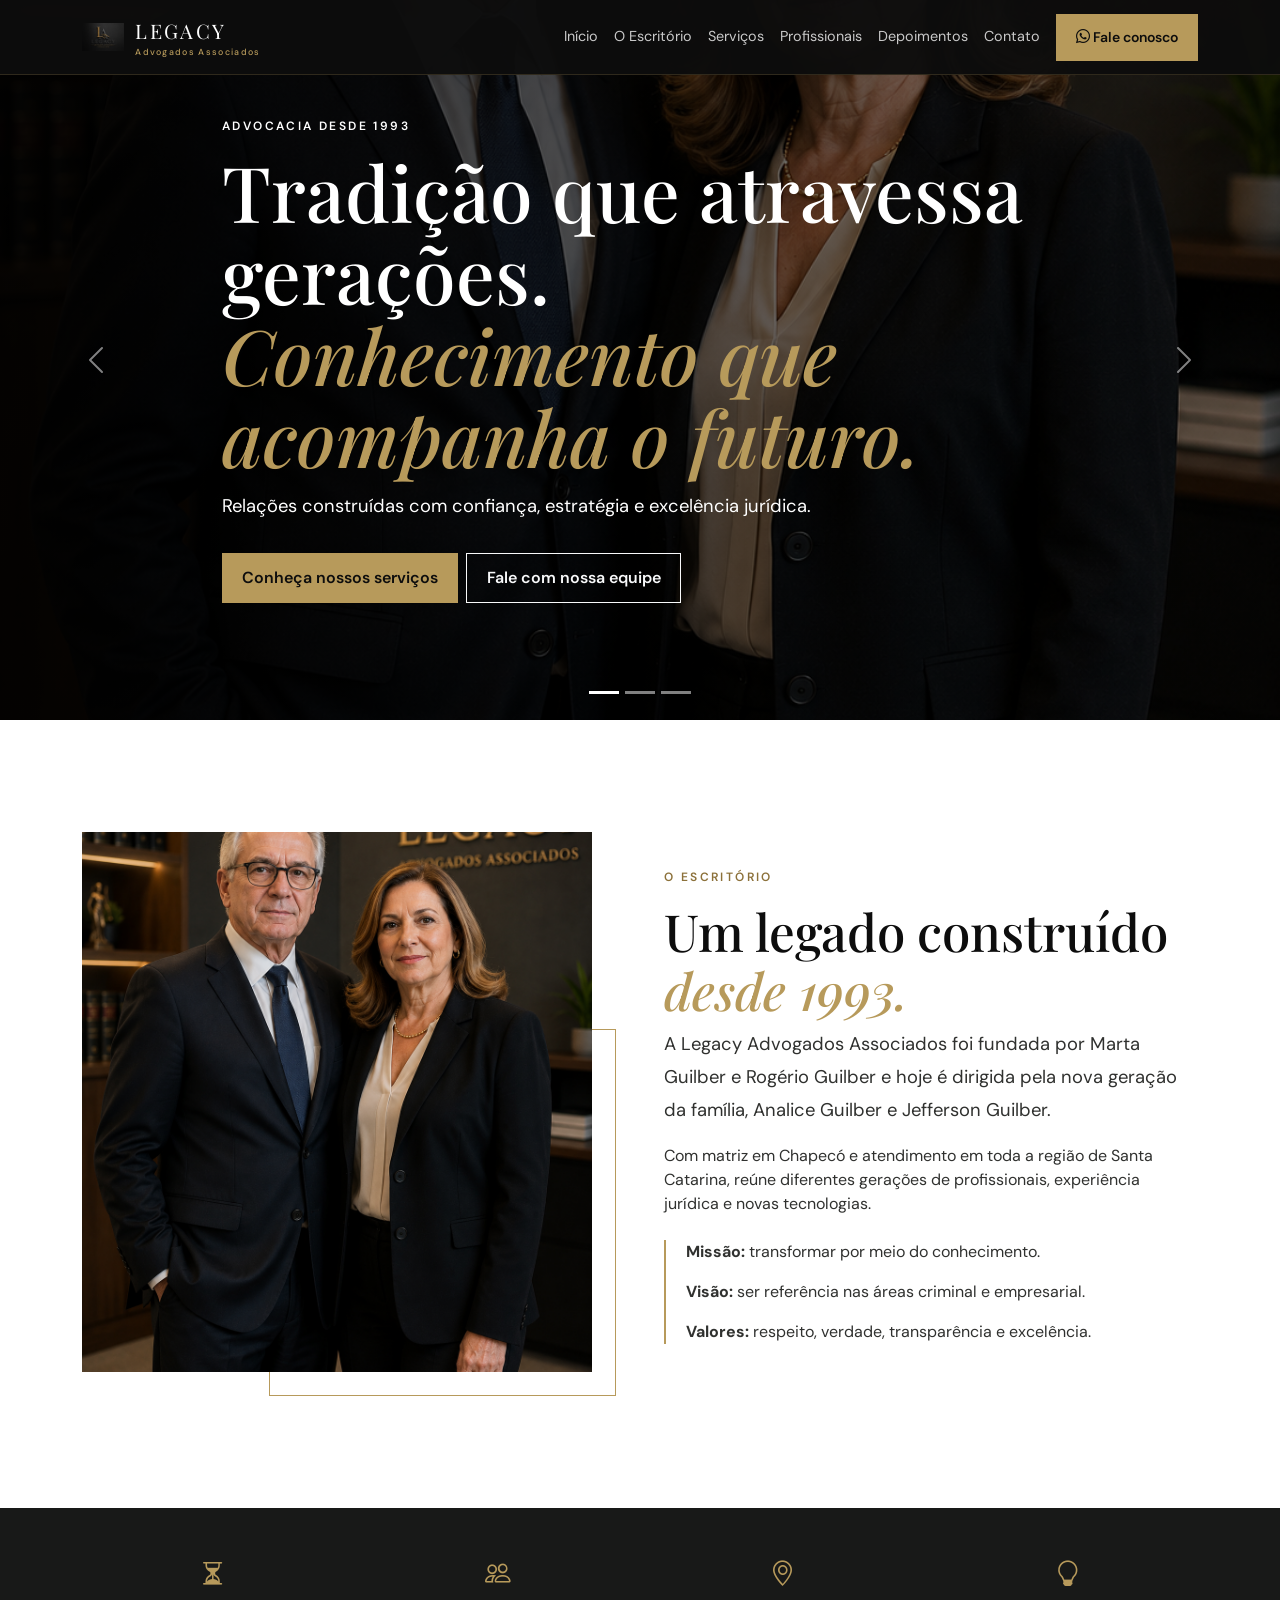
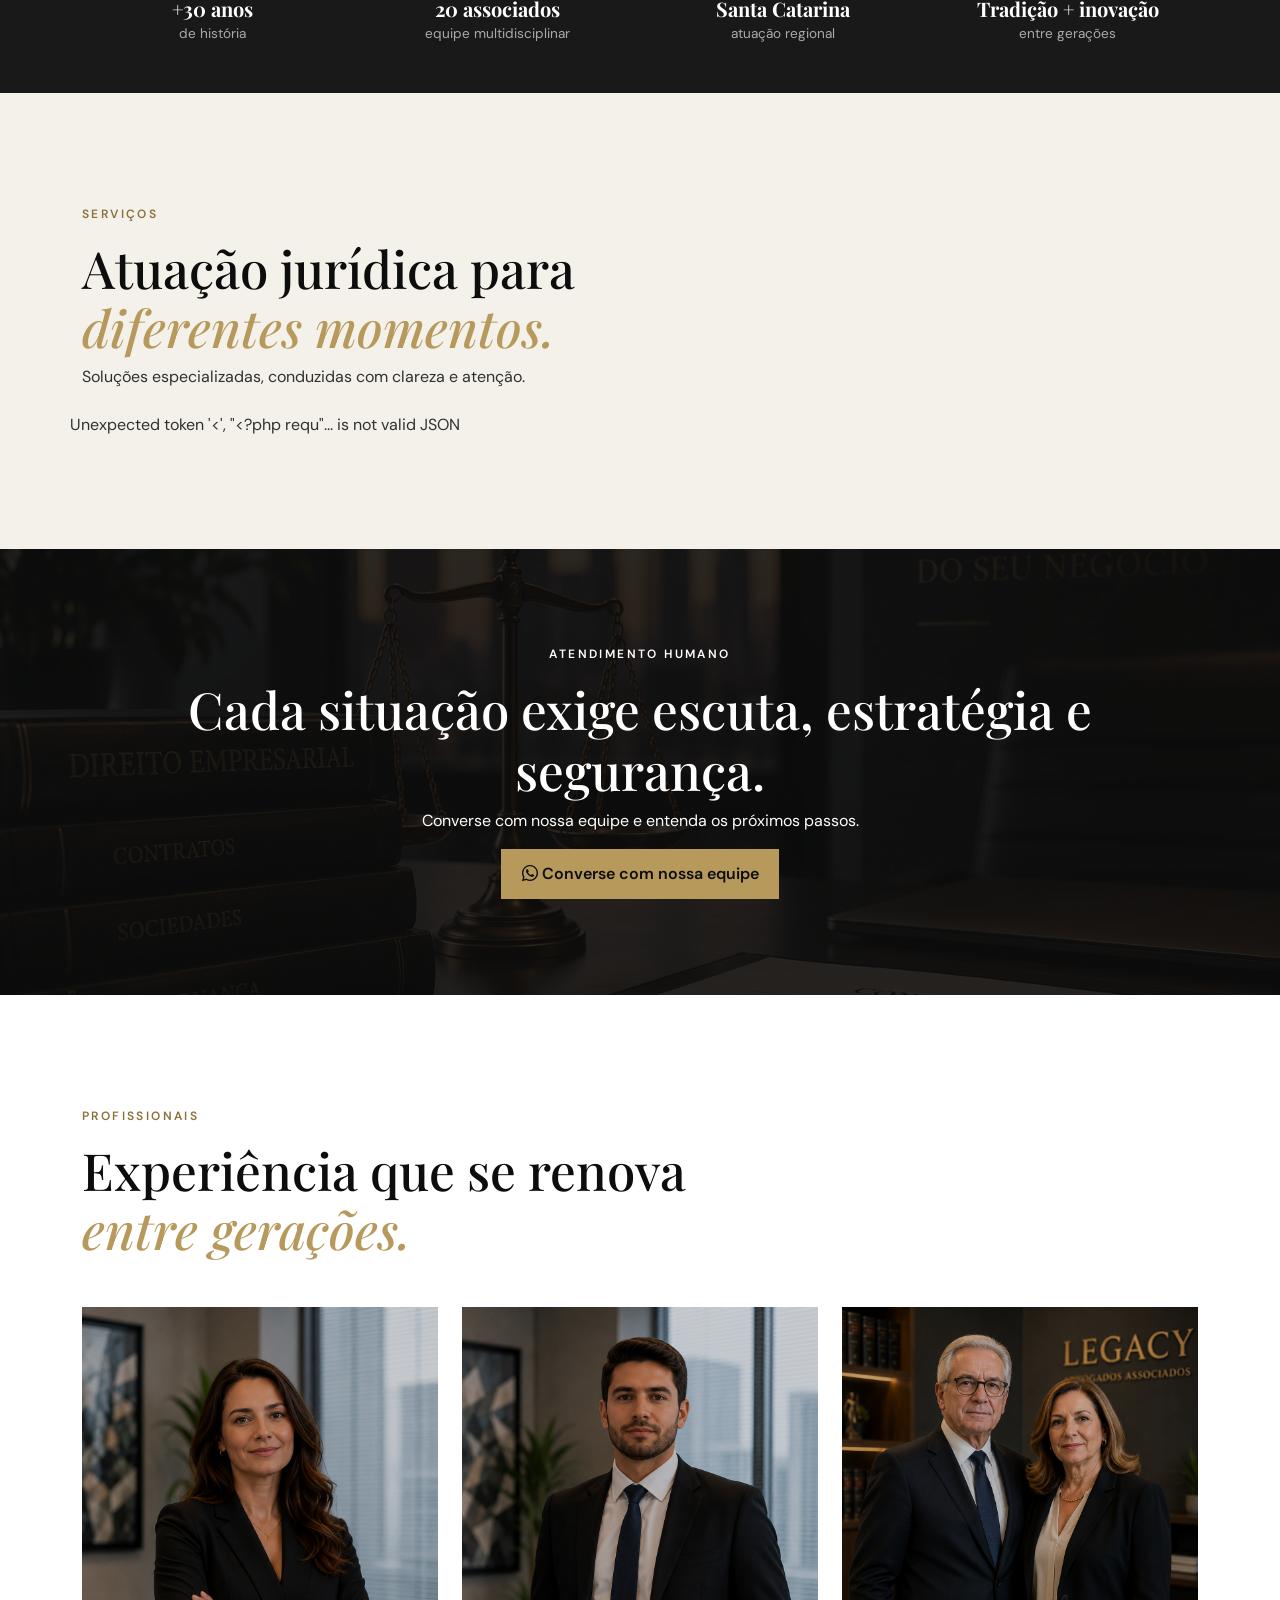
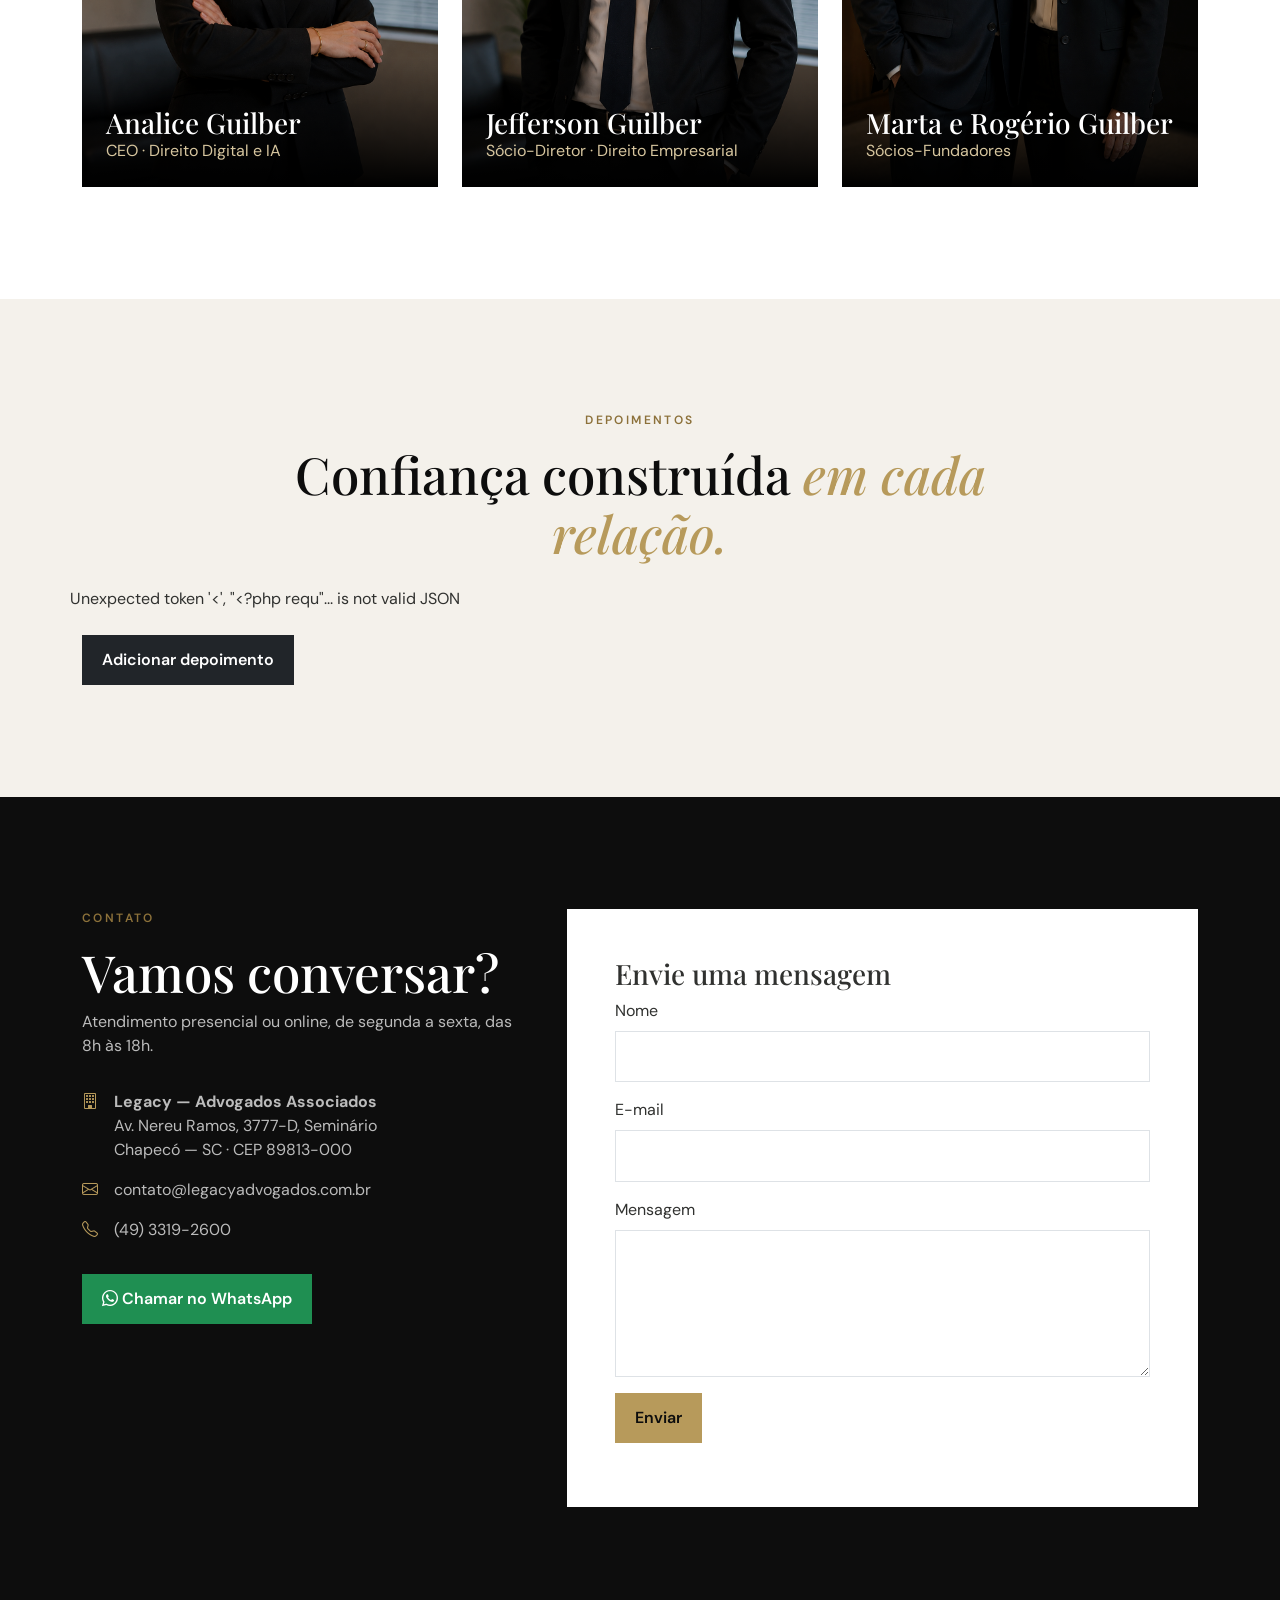
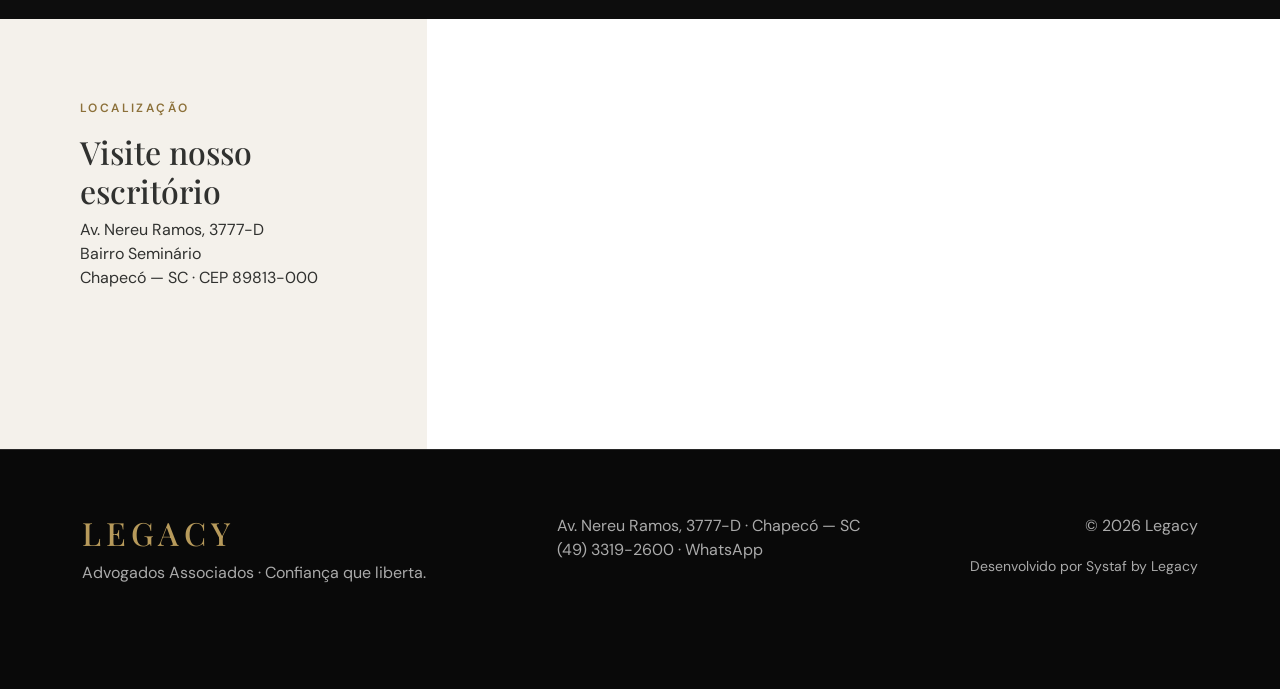
<file: index.html>
<!doctype html>
<html lang="pt-BR">

<head>
    <meta charset="utf-8">
    <meta name="viewport" content="width=device-width,initial-scale=1">
    <title>Legacy — Advogados Associados</title>
    <meta name="description"
        content="Advocacia criminal, empresarial e digital em Chapecó. Tradição e inovação desde 1993.">
    <link href="https://cdn.jsdelivr.net/npm/bootstrap@5.3.3/dist/css/bootstrap.min.css" rel="stylesheet">
    <link href="https://cdn.jsdelivr.net/npm/bootstrap-icons@1.11.3/font/bootstrap-icons.min.css" rel="stylesheet">
    <link rel="stylesheet" href="css/style.css">
</head>

<body>
    <nav class="navbar navbar-expand-lg navbar-dark fixed-top legacy-nav">
        <div class="container"><a class="navbar-brand" href="#inicio"><img src="img/logo.png"
                    alt="Logo Legacy"><span>LEGACY<small>Advogados Associados</small></span></a><button
                class="navbar-toggler" type="button" data-bs-toggle="collapse" data-bs-target="#menu"
                aria-label="Abrir menu"><span class="navbar-toggler-icon"></span></button>
            <div class="collapse navbar-collapse" id="menu">
                <ul class="navbar-nav ms-auto align-items-lg-center">
                    <li><a class="nav-link" href="#inicio">Início</a></li>
                    <li><a class="nav-link" href="#escritorio">O Escritório</a></li>
                    <li><a class="nav-link" href="#atuacao">Serviços</a></li>
                    <li><a class="nav-link" href="#profissionais">Profissionais</a></li>
                    <li><a class="nav-link" href="#depoimentos">Depoimentos</a></li>
                    <li><a class="nav-link" href="#contato">Contato</a></li>
                    <li class="ms-lg-2"><a class="btn btn-gold btn-sm" href="https://wa.me/554933192600"
                            target="_blank"><i class="bi bi-whatsapp"></i> Fale conosco</a></li>
                </ul>
            </div>
        </div>
    </nav>
    <header id="inicio">
        <div id="heroLegacy" class="carousel slide carousel-fade" data-bs-ride="carousel">
            <div class="carousel-indicators"><button data-bs-target="#heroLegacy" data-bs-slide-to="0" class="active"
                    aria-label="Slide 1"></button><button data-bs-target="#heroLegacy" data-bs-slide-to="1"
                    aria-label="Slide 2"></button><button data-bs-target="#heroLegacy" data-bs-slide-to="2"
                    aria-label="Slide 3"></button></div>
            <div class="carousel-inner">
                <div class="carousel-item active">
                    <div class="hero-slide hero-one">
                        <div class="container hero-content">
                            <p class="eyebrow">Advocacia desde 1993</p>
                            <h1>Tradição que atravessa gerações.<br><em>Conhecimento que acompanha o futuro.</em></h1>
                            <p>Relações construídas com confiança, estratégia e excelência jurídica.</p><a
                                class="btn btn-gold me-2" href="#atuacao">Conheça nossos serviços</a><a
                                class="btn btn-outline-light" href="#contato">Fale com nossa equipe</a>
                        </div>
                    </div>
                </div>
                <div class="carousel-item">
                    <div class="hero-slide hero-two">
                        <div class="container hero-content">
                            <p class="eyebrow">Atuação especializada</p>
                            <h2>Decisões seguras começam com <em>escuta e estratégia.</em></h2>
                            <p>Atendimento próximo para pessoas e empresas.</p><a class="btn btn-gold"
                                href="criminal.html">Direito Criminal</a>
                        </div>
                    </div>
                </div>
                <div class="carousel-item">
                    <div class="hero-slide hero-three">
                        <div class="container hero-content">
                            <p class="eyebrow">Tradição e inovação</p>
                            <h2>Segurança jurídica para um mundo <em>em transformação.</em></h2>
                            <p>Direito Empresarial, Digital, LGPD e Inteligência Artificial.</p><a class="btn btn-gold"
                                href="digital.html">Atuação digital</a>
                        </div>
                    </div>
                </div>
            </div><button class="carousel-control-prev" data-bs-target="#heroLegacy" data-bs-slide="prev"><span
                    class="carousel-control-prev-icon"></span></button><button class="carousel-control-next"
                data-bs-target="#heroLegacy" data-bs-slide="next"><span
                    class="carousel-control-next-icon"></span></button>
        </div>
    </header>
    <main>
        <section id="escritorio" class="section-space">
            <div class="container">
                <div class="row g-5 align-items-center">
                    <div class="col-lg-6">
                        <div class="image-frame"><img src="img/fundadores.png" alt="Marta Guilber e Rogério Guilber">
                        </div>
                    </div>
                    <div class="col-lg-6">
                        <p class="eyebrow text-gold">O Escritório</p>
                        <h2 class="section-title">Um legado construído <em>desde 1993.</em></h2>
                        <p class="lead-copy">A Legacy Advogados Associados foi fundada por Marta Guilber e Rogério
                            Guilber e hoje é dirigida pela nova geração da família, Analice Guilber e Jefferson Guilber.
                        </p>
                        <p>Com matriz em Chapecó e atendimento em toda a região de Santa Catarina, reúne diferentes
                            gerações de profissionais, experiência jurídica e novas tecnologias.</p>
                        <div class="principles">
                            <p><strong>Missão:</strong> transformar por meio do conhecimento.</p>
                            <p><strong>Visão:</strong> ser referência nas áreas criminal e empresarial.</p>
                            <p><strong>Valores:</strong> respeito, verdade, transparência e excelência.</p>
                        </div>
                    </div>
                </div>
            </div>
        </section>
        <section class="numbers">
            <div class="container">
                <div class="row g-4 text-center">
                    <div class="col-6 col-lg-3"><i class="bi bi-hourglass-split"></i><strong>+30 anos</strong><span>de
                            história</span></div>
                    <div class="col-6 col-lg-3"><i class="bi bi-people"></i><strong>20 associados</strong><span>equipe
                            multidisciplinar</span></div>
                    <div class="col-6 col-lg-3"><i class="bi bi-geo-alt"></i><strong>Santa
                            Catarina</strong><span>atuação regional</span></div>
                    <div class="col-6 col-lg-3"><i class="bi bi-lightbulb"></i><strong>Tradição +
                            inovação</strong><span>entre gerações</span></div>
                </div>
            </div>
        </section>
        <section id="atuacao" class="section-space bg-soft">
            <div class="container">
                <div class="section-heading">
                    <p class="eyebrow text-gold">Serviços</p>
                    <h2 class="section-title">Atuação jurídica para <em>diferentes momentos.</em></h2>
                    <p>Soluções especializadas, conduzidas com clareza e atenção.</p>
                </div>
                <div id="listaServicos" class="row g-4" aria-live="polite"></div>
            </div>
        </section>
        <section class="cta-band">
            <div class="container text-center">
                <p class="eyebrow">Atendimento humano</p>
                <h2>Cada situação exige escuta, estratégia e segurança.</h2>
                <p>Converse com nossa equipe e entenda os próximos passos.</p><a class="btn btn-gold"
                    href="https://wa.me/554933192600" target="_blank"><i class="bi bi-whatsapp"></i> Converse com nossa
                    equipe</a>
            </div>
        </section>
        <section id="profissionais" class="section-space">
            <div class="container">
                <div class="section-heading">
                    <p class="eyebrow text-gold">Profissionais</p>
                    <h2 class="section-title">Experiência que se renova <em>entre gerações.</em></h2>
                </div>
                <div class="row g-4">
                    <div class="col-md-4">
                        <article class="professional"><img src="img/analice.png" alt="Analice Guilber">
                            <div>
                                <h3>Analice Guilber</h3>
                                <p>CEO · Direito Digital e IA</p>
                            </div>
                        </article>
                    </div>
                    <div class="col-md-4">
                        <article class="professional"><img src="img/jefferson.png" alt="Jefferson Guilber">
                            <div>
                                <h3>Jefferson Guilber</h3>
                                <p>Sócio-Diretor · Direito Empresarial</p>
                            </div>
                        </article>
                    </div>
                    <div class="col-md-4">
                        <article class="professional"><img src="img/fundadores.png" alt="Marta e Rogério Guilber">
                            <div>
                                <h3>Marta e Rogério Guilber</h3>
                                <p>Sócios-Fundadores</p>
                            </div>
                        </article>
                    </div>
                </div>
            </div>
        </section>
        <section id="depoimentos" class="section-space bg-soft">
            <div class="container">
                <div class="section-heading text-center mx-auto">
                    <p class="eyebrow text-gold">Depoimentos</p>
                    <h2 class="section-title">Confiança construída <em>em cada relação.</em></h2>
                </div>
                <div id="listaDepoimentos" class="row g-4" aria-live="polite"></div>
                <div class="mt-4">
                    <button class="btn btn-dark" type="button" data-bs-toggle="collapse" data-bs-target="#novoDepoimento" aria-controls="novoDepoimento">Adicionar depoimento</button>
                    <div class="collapse mt-3" id="novoDepoimento">
                        <form id="formDepoimento" class="contact-form">
                            <h3>Deixe seu depoimento</h3>
                            <label for="nomeDepoimento" class="form-label">Nome</label>
                            <input id="nomeDepoimento" name="nome" class="form-control mb-3" maxlength="120" required>
                            <label for="comentario" class="form-label">Comentário</label>
                            <textarea id="comentario" name="comentario" class="form-control mb-3" rows="4" maxlength="2000" required></textarea>
                            <button class="btn btn-gold" type="submit">Gravar</button>
                            <p id="retornoDepoimento" class="mt-3" aria-live="polite"></p>
                        </form>
                    </div>
                </div>
            </div>
        </section>
        <section id="contato" class="section-space contact-section">
            <div class="container">
                <div class="row g-5">
                    <div class="col-lg-5">
                        <p class="eyebrow text-gold">Contato</p>
                        <h2 class="section-title text-white">Vamos conversar?</h2>
                        <p>Atendimento presencial ou online, de segunda a sexta, das 8h às 18h.</p>
                        <ul class="contact-list">
                            <li><i class="bi bi-building"></i><span><strong>Legacy — Advogados
                                        Associados</strong><br>Av. Nereu Ramos, 3777-D, Seminário<br>Chapecó — SC · CEP
                                    89813-000</span></li>
                            <li><i class="bi bi-envelope"></i><a
                                    href="mailto:contato@legacyadvogados.com.br">contato@legacyadvogados.com.br</a></li>
                            <li><i class="bi bi-telephone"></i><a href="tel:+554933192600">(49) 3319-2600</a></li>
                        </ul><a class="btn btn-whatsapp" href="https://wa.me/554933192600" target="_blank"><i
                                class="bi bi-whatsapp"></i> Chamar no WhatsApp</a>
                    </div>
                    <div class="col-lg-7">
                        <form id="formContato" class="contact-form">
                            <h3>Envie uma mensagem</h3>
                            <div class="mb-3"><label for="nome" class="form-label">Nome</label><input id="nome" name="nome" maxlength="120"
                                    class="form-control" required></div>
                            <div class="mb-3"><label for="email" class="form-label">E-mail</label><input id="email" name="email" maxlength="254"
                                    type="email" class="form-control" required></div>
                            <div class="mb-3"><label for="mensagem" class="form-label">Mensagem</label><textarea
                                    id="mensagem" name="mensagem" maxlength="5000" class="form-control" rows="5" required></textarea></div><button
                                class="btn btn-gold" type="submit">Enviar</button>
                            <p id="retornoForm" class="form-message" aria-live="polite"></p>
                        </form>
                    </div>
                </div>
            </div>
        </section>
        <section class="location">
            <div class="container-fluid px-0">
                <div class="row g-0">
                    <div class="col-lg-4 location-copy">
                        <p class="eyebrow text-gold">Localização</p>
                        <h2>Visite nosso escritório</h2>
                        <p>Av. Nereu Ramos, 3777-D<br>Bairro Seminário<br>Chapecó — SC · CEP 89813-000</p>
                    </div>
                    <div class="col-lg-8"><iframe
                            src="https://www.google.com/maps?q=Av.%20Nereu%20Ramos%203777-D%20Chapeco%20SC&output=embed"
                            title="Mapa da Legacy em Chapecó" loading="lazy"></iframe></div>
                </div>
            </div>
        </section>
    </main>
    <footer class="site-footer">
        <div class="container">
            <div class="row g-4">
                <div class="col-lg-5">
                    <h2>LEGACY</h2>
                    <p>Advogados Associados · Confiança que liberta.</p>
                </div>
                <div class="col-lg-4">
                    <p>Av. Nereu Ramos, 3777-D · Chapecó — SC<br><a href="tel:+554933192600">(49) 3319-2600</a> · <a
                            href="https://wa.me/554933192600">WhatsApp</a></p>
                </div>
                <div class="col-lg-3 text-lg-end">
                    <p>© <span id="anoAtual">2026</span> Legacy</p><small>Desenvolvido por Systaf by Legacy <br>
                </div>
            </div>
        </div>
    </footer>
    <script src="https://cdn.jsdelivr.net/npm/bootstrap@5.3.3/dist/js/bootstrap.bundle.min.js"></script>
    <script src="js/script.js"></script>
</body>

</html>
</file>
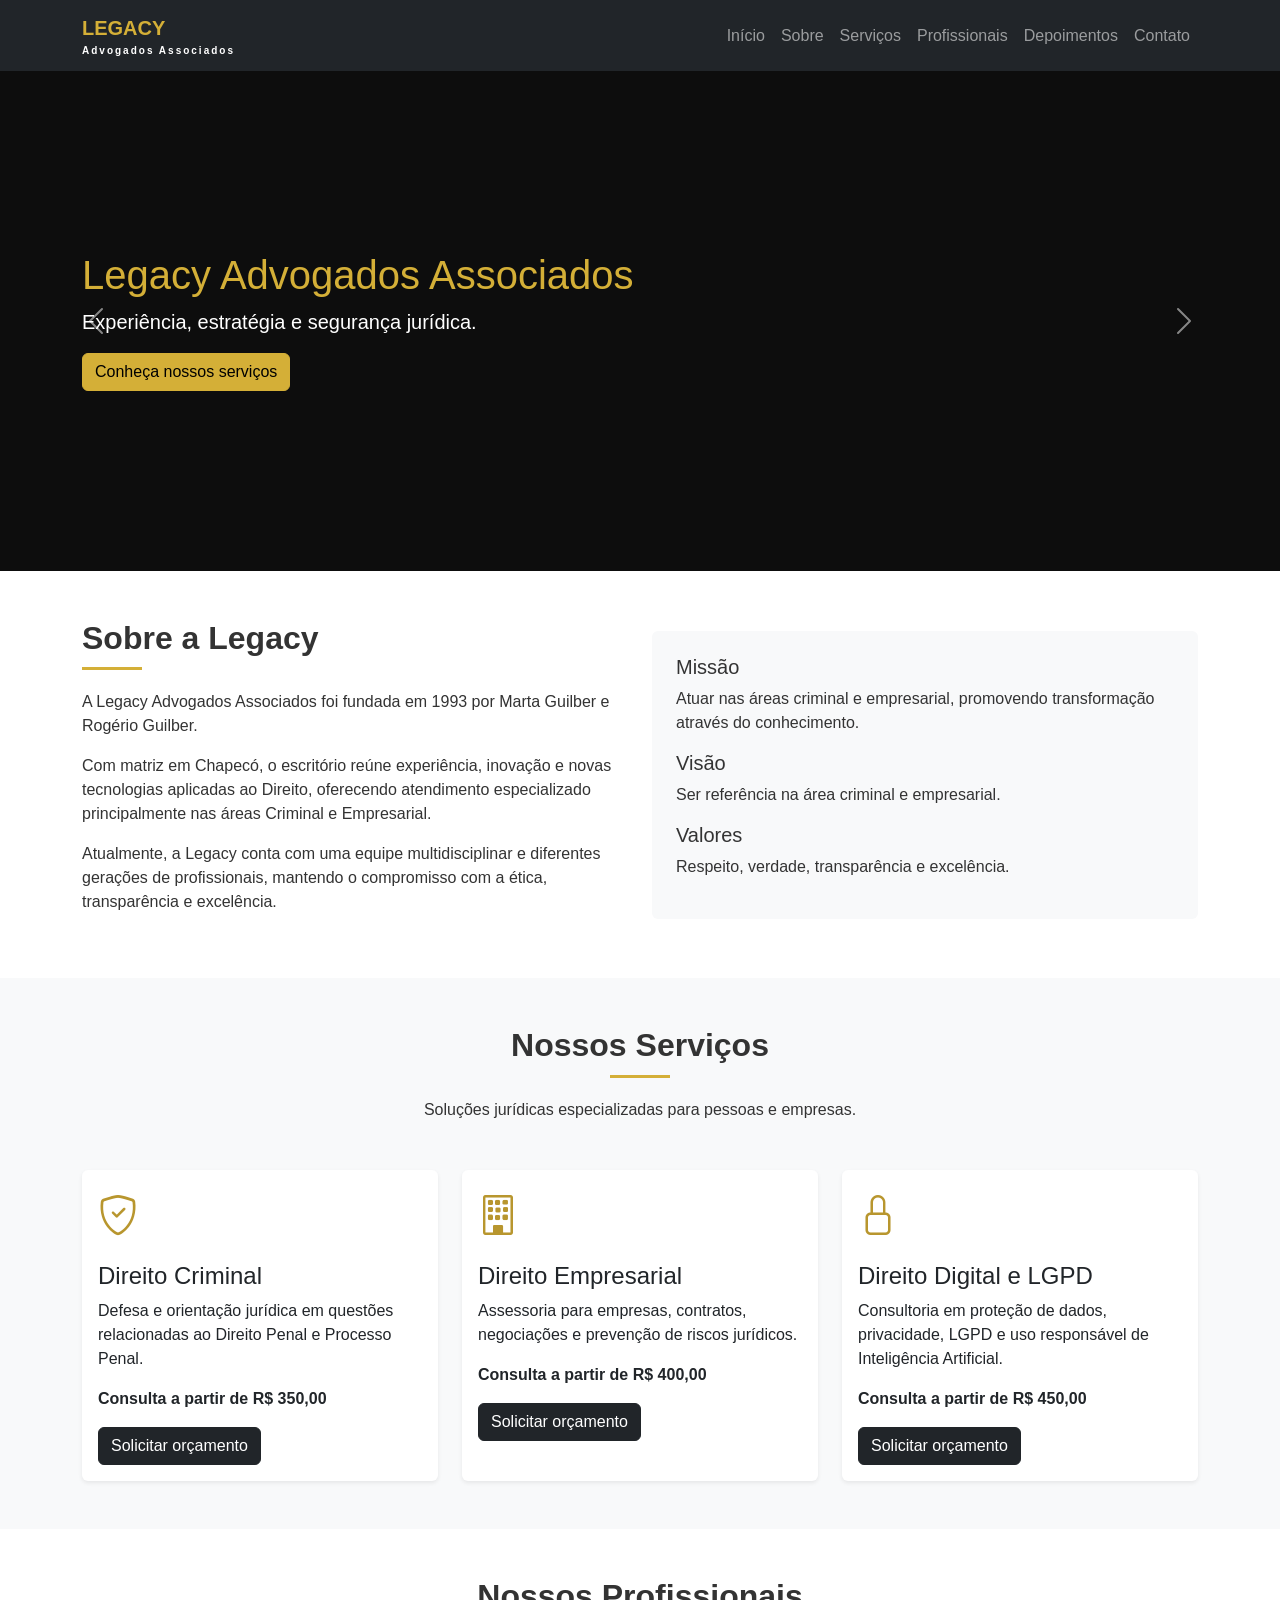
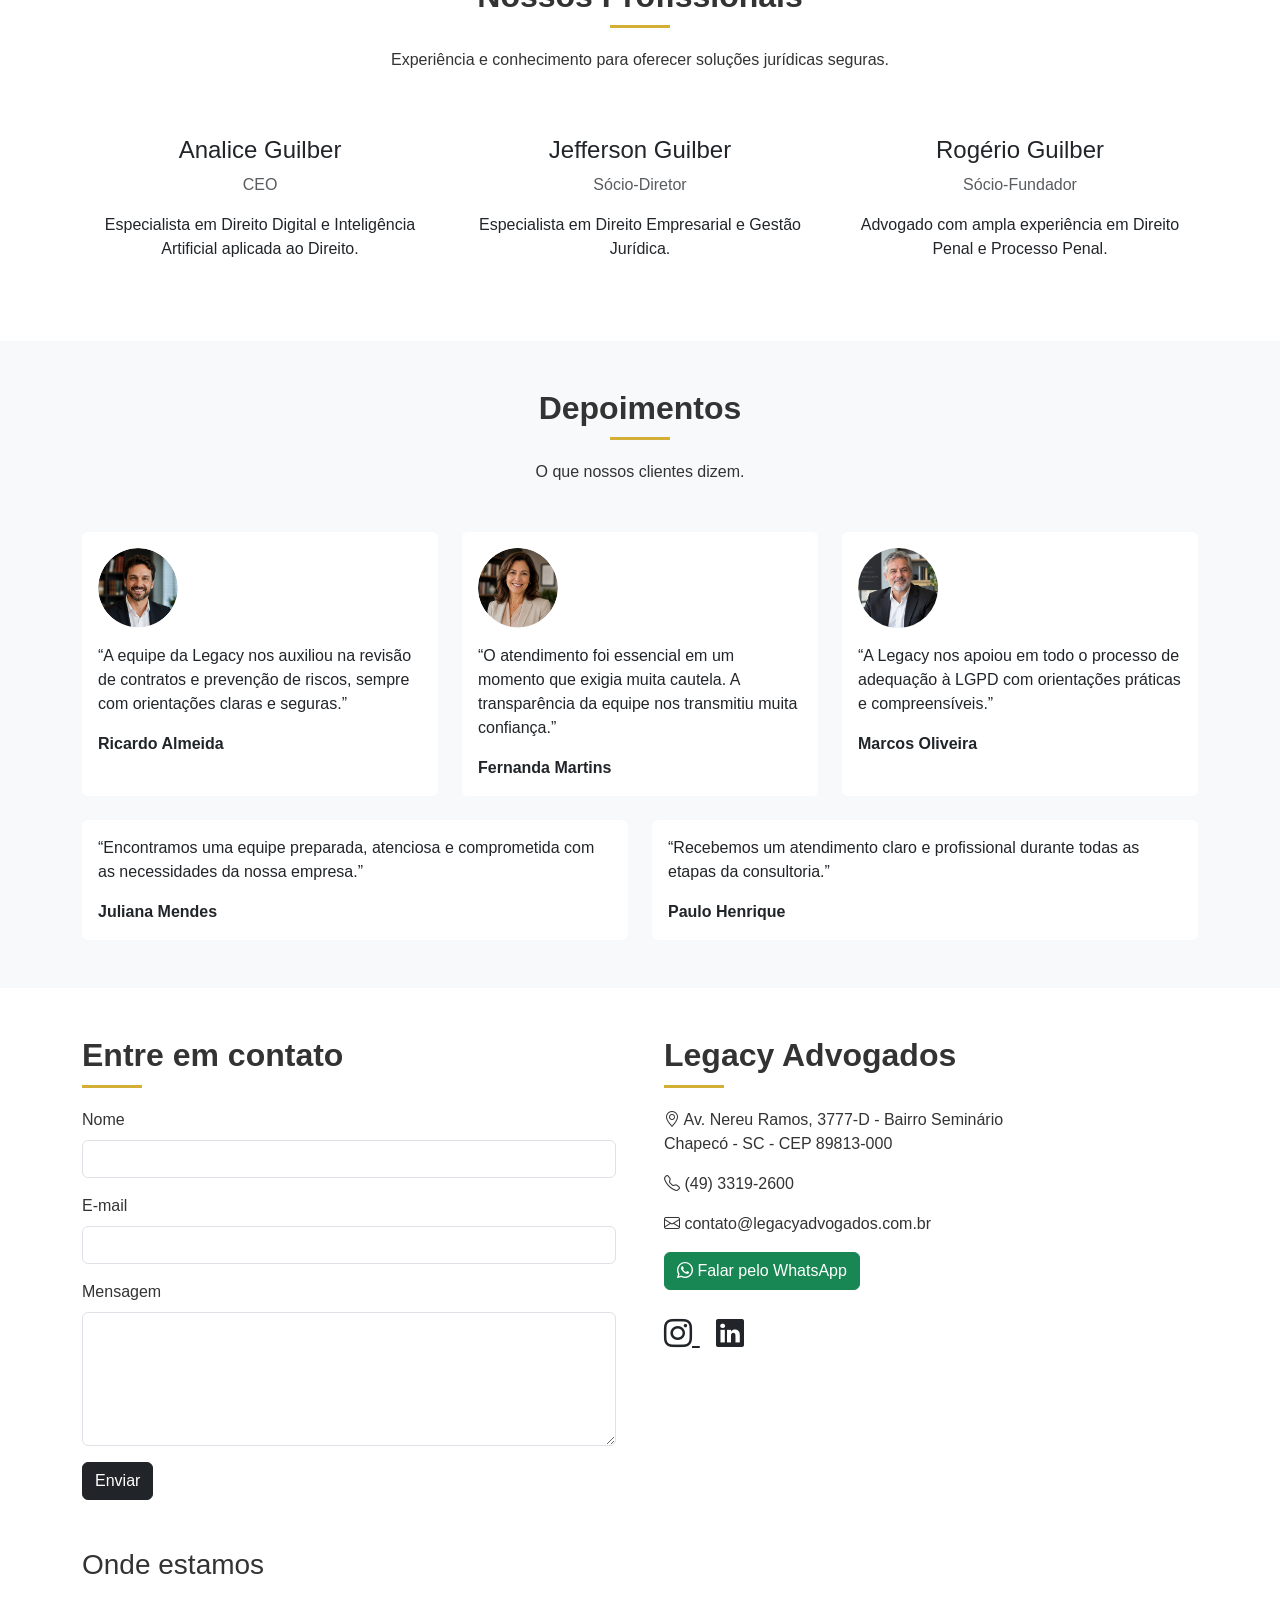
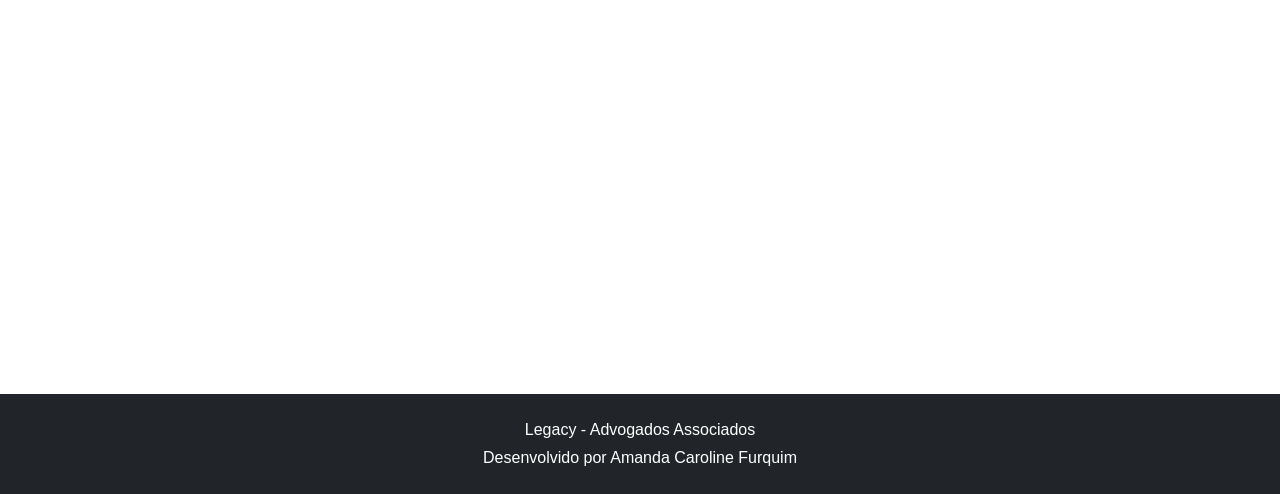
<file: ParteII - Legacy/index.html>
<!--vamos colocar menu, carrossel, catálogo com no mínimo 3 serviços, seção da empresa/profissional,
depoimentos, contato e rodapé. Cada serviço terá foto, preço e botão Solicitar orçamento.

Carousel + Card + Iframe + Icons + Modal. -->

<!DOCTYPE html>
<html lang="pt-br">

<head>
    <meta charset="UTF-8">
    <meta name="viewport" content="width=device-width, initial-scale=1.0">

    <title>Legacy - Advogados Associados</title>

    <!-- Bootstrap -->
    <link href="https://cdn.jsdelivr.net/npm/bootstrap@5.3.8/dist/css/bootstrap.min.css" rel="stylesheet">

    <!-- Bootstrap Icons -->
    <link rel="stylesheet"
        href="https://cdn.jsdelivr.net/npm/bootstrap-icons@1.13.1/font/bootstrap-icons.min.css">

    <!-- Nosso CSS -->
    <link rel="stylesheet" href="css/style.css">
</head>

<body>

    <!-- MENU -->
    <nav class="navbar navbar-expand-lg navbar-dark bg-dark sticky-top">
        <div class="container">

            <a class="navbar-brand fw-bold" href="#inicio">
                LEGACY
                <small class="d-block">Advogados Associados</small>
            </a>

            <button class="navbar-toggler" type="button"
                data-bs-toggle="collapse"
                data-bs-target="#menu">
                <span class="navbar-toggler-icon"></span>
            </button>

            <div class="collapse navbar-collapse" id="menu">

                <ul class="navbar-nav ms-auto">
                    <li class="nav-item">
                        <a class="nav-link" href="#inicio">Início</a>
                    </li>

                    <li class="nav-item">
                        <a class="nav-link" href="#sobre">Sobre</a>
                    </li>

                    <li class="nav-item">
                        <a class="nav-link" href="#servicos">Serviços</a>
                    </li>

                    <li class="nav-item">
                        <a class="nav-link" href="#profissionais">Profissionais</a>
                    </li>

                    <li class="nav-item">
                        <a class="nav-link" href="#depoimentos">Depoimentos</a>
                    </li>

                    <li class="nav-item">
                        <a class="nav-link" href="#contato">Contato</a>
                    </li>
                </ul>

            </div>
        </div>
    </nav>


    <!-- CARROSSEL -->
    <header id="inicio">

        <div id="carouselLegacy"
            class="carousel slide"
            data-bs-ride="carousel">

            <div class="carousel-inner">

                <div class="carousel-item active">
                    <div class="banner d-flex align-items-center">
                        <div class="container text-white">
                            <h1>Legacy Advogados Associados</h1>

                            <p class="lead">
                                Experiência, estratégia e segurança jurídica.
                            </p>

                            <a href="#servicos"
                                class="btn btn-warning">
                                Conheça nossos serviços
                            </a>
                        </div>
                    </div>
                </div>

                <div class="carousel-item">
                    <div class="banner d-flex align-items-center">
                        <div class="container text-white">
                            <h2>Atuação jurídica especializada</h2>

                            <p class="lead">
                                Direito Criminal, Empresarial e Digital.
                            </p>

                            <a href="#contato"
                                class="btn btn-warning">
                                Entre em contato
                            </a>
                        </div>
                    </div>
                </div>

            </div>

            <button class="carousel-control-prev"
                type="button"
                data-bs-target="#carouselLegacy"
                data-bs-slide="prev">

                <span class="carousel-control-prev-icon"></span>
            </button>

            <button class="carousel-control-next"
                type="button"
                data-bs-target="#carouselLegacy"
                data-bs-slide="next">

                <span class="carousel-control-next-icon"></span>
            </button>

        </div>

    </header>


    <!-- SOBRE -->
    <section id="sobre" class="py-5">

        <div class="container">

            <div class="row align-items-center">

                <div class="col-lg-6">

                    <h2 class="titulo-secao">
                        Sobre a Legacy
                    </h2>

                    <p>
                        A Legacy Advogados Associados foi fundada em 1993
                        por Marta Guilber e Rogério Guilber.
                    </p>

                    <p>
                        Com matriz em Chapecó, o escritório reúne experiência,
                        inovação e novas tecnologias aplicadas ao Direito,
                        oferecendo atendimento especializado principalmente
                        nas áreas Criminal e Empresarial.
                    </p>

                    <p>
                        Atualmente, a Legacy conta com uma equipe
                        multidisciplinar e diferentes gerações de profissionais,
                        mantendo o compromisso com a ética, transparência
                        e excelência.
                    </p>

                </div>

                <div class="col-lg-6">

                    <div class="p-4 bg-light rounded">

                        <h5>Missão</h5>
                        <p>
                            Atuar nas áreas criminal e empresarial,
                            promovendo transformação através do conhecimento.
                        </p>

                        <h5>Visão</h5>
                        <p>
                            Ser referência na área criminal e empresarial.
                        </p>

                        <h5>Valores</h5>
                        <p>
                            Respeito, verdade, transparência e excelência.
                        </p>

                    </div>

                </div>

            </div>

        </div>

    </section>


    <!-- SERVIÇOS -->
    <section id="servicos" class="py-5 bg-light">

        <div class="container">

            <div class="text-center mb-5">
                <h2 class="titulo-secao">Nossos Serviços</h2>

                <p>
                    Soluções jurídicas especializadas para pessoas e empresas.
                </p>
            </div>

            <div class="row g-4">


                <!-- SERVIÇO 1 -->
                <div class="col-md-4">

                    <div class="card h-100 shadow-sm">

                        <div class="card-body">

                            <i class="bi bi-shield-check icone-servico"></i>

                            <h4 class="card-title mt-3">
                                Direito Criminal
                            </h4>

                            <p>
                                Defesa e orientação jurídica em questões
                                relacionadas ao Direito Penal e Processo Penal.
                            </p>

                            <p class="fw-bold">
                                Consulta a partir de R$ 350,00
                            </p>

                            <a href="criminal.html"
                                class="btn btn-dark">
                                Solicitar orçamento
                            </a>

                        </div>

                    </div>
                </div>


                <!-- SERVIÇO 2 -->
                <div class="col-md-4">

                    <div class="card h-100 shadow-sm">

                        <div class="card-body">

                            <i class="bi bi-building icone-servico"></i>

                            <h4 class="card-title mt-3">
                                Direito Empresarial
                            </h4>

                            <p>
                                Assessoria para empresas, contratos,
                                negociações e prevenção de riscos jurídicos.
                            </p>

                            <p class="fw-bold">
                                Consulta a partir de R$ 400,00
                            </p>

                            <a href="empresarial.html"
                                class="btn btn-dark">
                                Solicitar orçamento
                            </a>

                        </div>

                    </div>
                </div>


                <!-- SERVIÇO 3 -->
                <div class="col-md-4">

                    <div class="card h-100 shadow-sm">

                        <div class="card-body">

                            <i class="bi bi-lock icone-servico"></i>

                            <h4 class="card-title mt-3">
                                Direito Digital e LGPD
                            </h4>

                            <p>
                                Consultoria em proteção de dados,
                                privacidade, LGPD e uso responsável
                                de Inteligência Artificial.
                            </p>

                            <p class="fw-bold">
                                Consulta a partir de R$ 450,00
                            </p>

                            <a href="digital.html"
                                class="btn btn-dark">
                                Solicitar orçamento
                            </a>

                        </div>

                    </div>
                </div>

            </div>

        </div>

    </section>


    <!-- PROFISSIONAIS -->
    <section id="profissionais" class="py-5">

        <div class="container">

            <div class="text-center mb-5">
                <h2 class="titulo-secao">
                    Nossos Profissionais
                </h2>

                <p>
                    Experiência e conhecimento para oferecer
                    soluções jurídicas seguras.
                </p>
            </div>


            <div class="row g-4">

                <div class="col-md-4">

                    <div class="card h-100 text-center">

                        <div class="card-body">

                            <h4>Analice Guilber</h4>

                            <p class="text-muted">
                                CEO
                            </p>

                            <p>
                                Especialista em Direito Digital e
                                Inteligência Artificial aplicada ao Direito.
                            </p>

                        </div>

                    </div>

                </div>


                <div class="col-md-4">

                    <div class="card h-100 text-center">

                        <div class="card-body">

                            <h4>Jefferson Guilber</h4>

                            <p class="text-muted">
                                Sócio-Diretor
                            </p>

                            <p>
                                Especialista em Direito Empresarial
                                e Gestão Jurídica.
                            </p>

                        </div>

                    </div>

                </div>


                <div class="col-md-4">

                    <div class="card h-100 text-center">

                        <div class="card-body">

                            <h4>Rogério Guilber</h4>

                            <p class="text-muted">
                                Sócio-Fundador
                            </p>

                            <p>
                                Advogado com ampla experiência em
                                Direito Penal e Processo Penal.
                            </p>

                        </div>

                    </div>

                </div>

            </div>

        </div>

    </section>


    <!-- DEPOIMENTOS -->
    <section id="depoimentos" class="py-5 bg-light">

        <div class="container">

            <div class="text-center mb-5">
                <h2 class="titulo-secao">
                    Depoimentos
                </h2>

                <p>O que nossos clientes dizem.</p>
            </div>


            <div class="row g-4">

                <div class="col-md-4">
                    <div class="card h-100">
                        <div class="card-body">
                            <img src="img/cliente1.png"
                                class="rounded-circle mb-3"
                                width="80"
                                height="80"
                                alt="Cliente Ricardo Almeida">

                            <p>
                                “A equipe da Legacy nos auxiliou na
                                revisão de contratos e prevenção de riscos,
                                sempre com orientações claras e seguras.”
                            </p>

                            <strong>Ricardo Almeida</strong>

                        </div>
                    </div>
                </div>


                <div class="col-md-4">
                    <div class="card h-100">
                        <div class="card-body">
                            <img src="img/cliente2.png"
                                class="rounded-circle mb-3"
                                width="80"
                                height="80"
                                alt="Cliente Fernanda Martins">

                            <p>
                                “O atendimento foi essencial em um
                                momento que exigia muita cautela.
                                A transparência da equipe nos transmitiu
                                muita confiança.”
                            </p>

                            <strong>Fernanda Martins</strong>

                        </div>
                    </div>
                </div>


                <div class="col-md-4">
                    <div class="card h-100">
                        <div class="card-body">
                            <img src="img/cliente3.png"
                                class="rounded-circle mb-3"
                                width="80"
                                height="80"
                                alt="Cliente Marcos Oliveira">

                            <p>
                                “A Legacy nos apoiou em todo o processo
                                de adequação à LGPD com orientações
                                práticas e compreensíveis.”
                            </p>

                            <strong>Marcos Oliveira</strong>

                        </div>
                    </div>
                </div>


                <div class="col-md-6">
                    <div class="card h-100">
                        <div class="card-body">

                            <p>
                                “Encontramos uma equipe preparada,
                                atenciosa e comprometida com as
                                necessidades da nossa empresa.”
                            </p>

                            <strong>Juliana Mendes</strong>

                        </div>
                    </div>
                </div>


                <div class="col-md-6">
                    <div class="card h-100">
                        <div class="card-body">

                            <p>
                                “Recebemos um atendimento claro e
                                profissional durante todas as etapas
                                da consultoria.”
                            </p>

                            <strong>Paulo Henrique</strong>

                        </div>
                    </div>
                </div>

            </div>

        </div>

    </section>


    <!-- CONTATO -->
    <section id="contato" class="py-5">

        <div class="container">

            <div class="row g-5">


                <!-- FORMULÁRIO -->
                <div class="col-lg-6">

                    <h2 class="titulo-secao">
                        Entre em contato
                    </h2>

                    <form>

                        <div class="mb-3">
                            <label class="form-label">Nome</label>
                            <input type="text"
                                class="form-control"
                                required>
                        </div>

                        <div class="mb-3">
                            <label class="form-label">E-mail</label>
                            <input type="email"
                                class="form-control"
                                required>
                        </div>

                        <div class="mb-3">
                            <label class="form-label">Mensagem</label>

                            <textarea
                                class="form-control"
                                rows="5"
                                required></textarea>
                        </div>

                        <button type="submit"
                            class="btn btn-dark">
                            Enviar
                        </button>

                    </form>

                </div>


                <!-- INFORMAÇÕES -->
                <div class="col-lg-6">

                    <h2 class="titulo-secao">
                        Legacy Advogados
                    </h2>

                    <p>
                        <i class="bi bi-geo-alt"></i>
                        Av. Nereu Ramos, 3777-D - Bairro Seminário<br>
                        Chapecó - SC - CEP 89813-000
                    </p>

                    <p>
                        <i class="bi bi-telephone"></i>
                        (49) 3319-2600
                    </p>

                    <p>
                        <i class="bi bi-envelope"></i>
                        contato@legacyadvogados.com.br
                    </p>

                    <a
                        href="https://wa.me/554933192600"
                        target="_blank"
                        class="btn btn-success">

                        <i class="bi bi-whatsapp"></i>
                        Falar pelo WhatsApp
                    </a>

                    <div class="mt-4">

                        <a href="#" class="me-3 fs-3 text-dark">
                            <i class="bi bi-instagram"></i>
                        </a>

                        <a href="#" class="fs-3 text-dark">
                            <i class="bi bi-linkedin"></i>
                        </a>

                    </div>

                </div>

            </div>


            <!-- MAPA -->
            <div class="mt-5">

                <h3>Onde estamos</h3>

                <iframe
                    src="https://www.google.com/maps?q=Av.%20Nereu%20Ramos%203777-D%20Chapeco%20SC&output=embed"
                    width="100%"
                    height="350"
                    style="border:0;"
                    loading="lazy">
                </iframe>

            </div>

        </div>

    </section>


    <!-- RODAPÉ -->
    <footer class="bg-dark text-white text-center py-4">

        <div class="container">

            <p class="mb-1">
                Legacy - Advogados Associados
            </p>

            <p class="mb-0">
                Desenvolvido por Amanda Caroline Furquim
            </p>

        </div>

    </footer>


    <!-- JavaScript Bootstrap -->
    <script
        src="https://cdn.jsdelivr.net/npm/bootstrap@5.3.8/dist/js/bootstrap.bundle.min.js">
    </script>

</body>

</html>
</file>
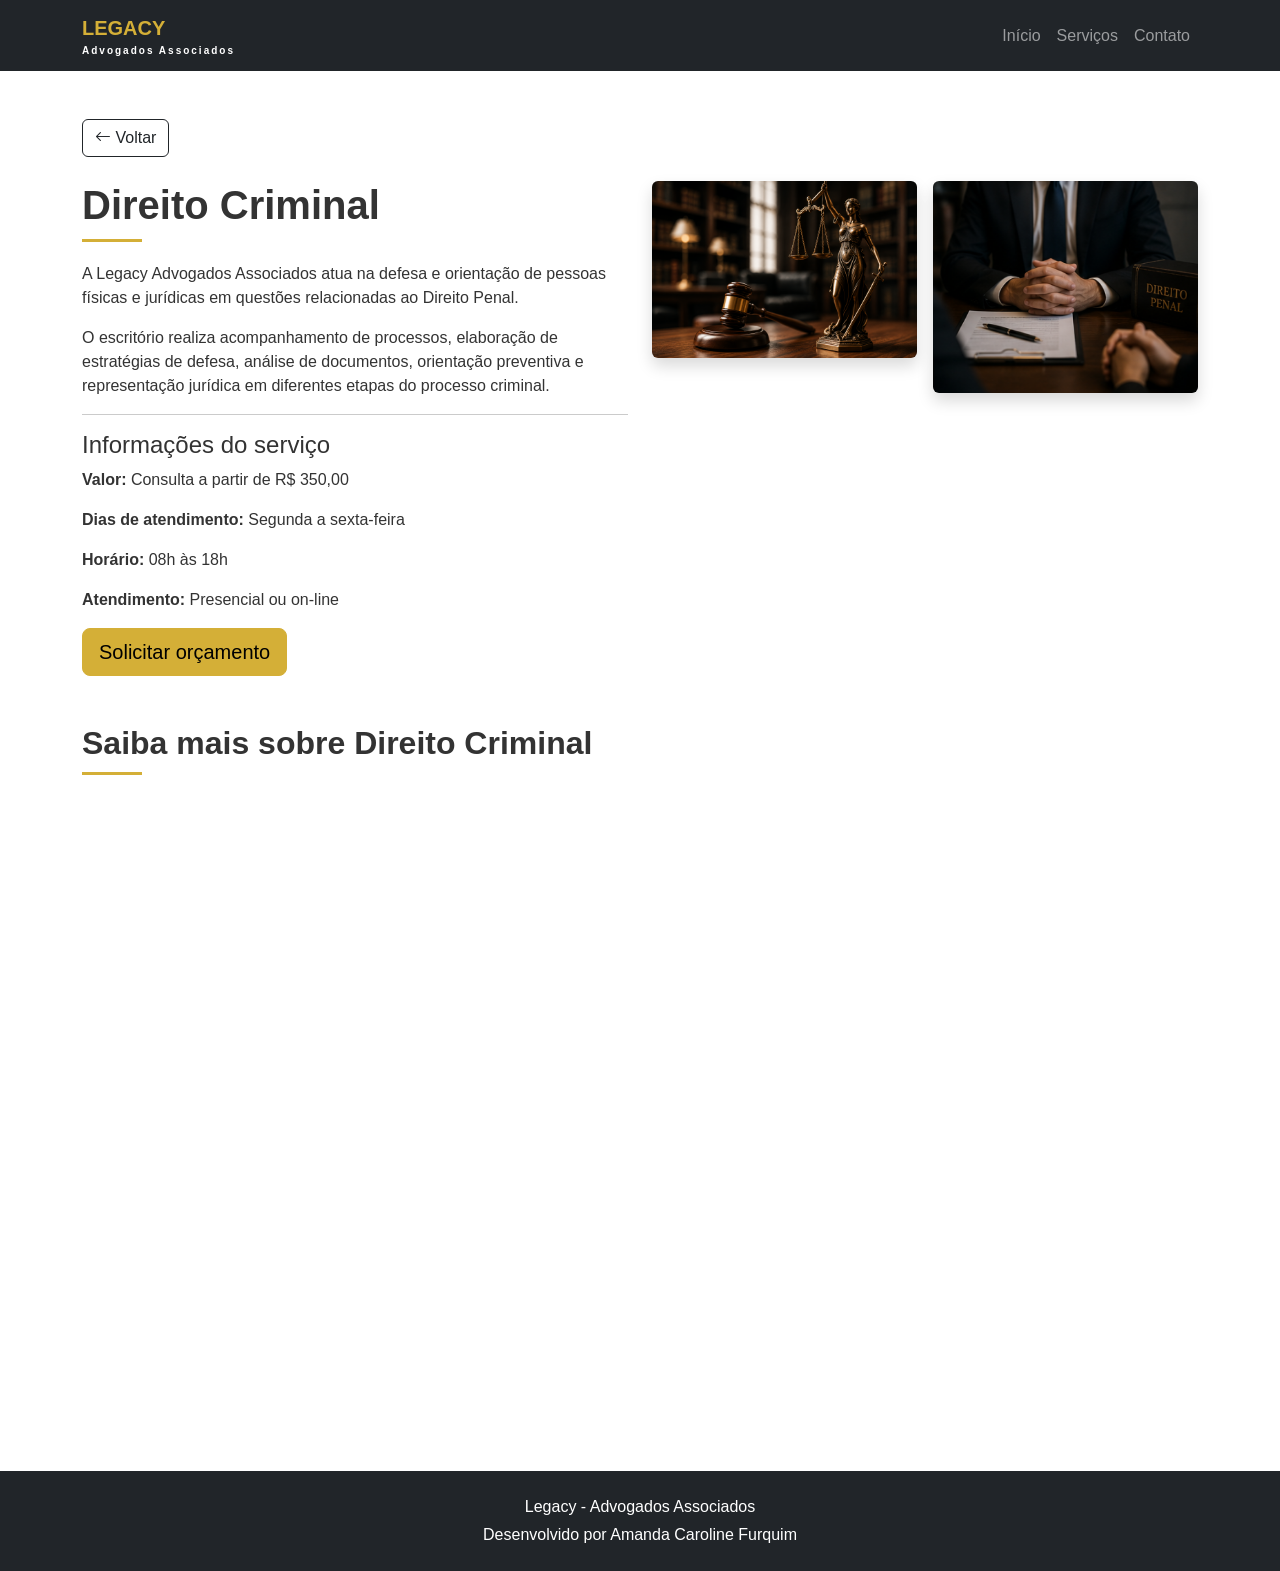
<file: ParteII - Legacy/criminal.html>
<!--Em cada página precisamos colocar pelo menos duas fotos, vídeo do YouTube, nome, preço, 
detalhes e um botão de orçamento que abre um Modal Bootstrap com Nome, E-mail, Telefone, Endereço, 
Cidade, UF, Data desejada e Observações.
-->

<!DOCTYPE html>
<html lang="pt-br">

<head>
    <meta charset="UTF-8">
    <meta name="viewport" content="width=device-width, initial-scale=1.0">

    <title>Direito Criminal | Legacy Advogados</title>

    <link href="https://cdn.jsdelivr.net/npm/bootstrap@5.3.8/dist/css/bootstrap.min.css" rel="stylesheet">

    <link rel="stylesheet"
        href="https://cdn.jsdelivr.net/npm/bootstrap-icons@1.13.1/font/bootstrap-icons.min.css">

    <link rel="stylesheet" href="css/style.css">
</head>

<body>

    <!-- MENU -->
    <nav class="navbar navbar-expand-lg navbar-dark bg-dark">
        <div class="container">

            <a class="navbar-brand fw-bold" href="index.html">
                LEGACY
                <small class="d-block">Advogados Associados</small>
            </a>

            <button class="navbar-toggler" type="button"
                data-bs-toggle="collapse"
                data-bs-target="#menu">

                <span class="navbar-toggler-icon"></span>
            </button>

            <div class="collapse navbar-collapse" id="menu">

                <ul class="navbar-nav ms-auto">

                    <li class="nav-item">
                        <a class="nav-link" href="index.html">
                            Início
                        </a>
                    </li>

                    <li class="nav-item">
                        <a class="nav-link" href="index.html#servicos">
                            Serviços
                        </a>
                    </li>

                    <li class="nav-item">
                        <a class="nav-link" href="index.html#contato">
                            Contato
                        </a>
                    </li>

                </ul>

            </div>
        </div>
    </nav>


    <!-- SERVIÇO -->
    <main class="py-5">

        <div class="container">

            <a href="index.html#servicos"
                class="btn btn-outline-dark mb-4">

                <i class="bi bi-arrow-left"></i>
                Voltar
            </a>


            <div class="row">

                <!-- INFORMAÇÕES -->
                <div class="col-lg-6">

                    <h1 class="titulo-secao">
                        Direito Criminal
                    </h1>

                    <p>
                        A Legacy Advogados Associados atua na defesa e
                        orientação de pessoas físicas e jurídicas em
                        questões relacionadas ao Direito Penal.
                    </p>

                    <p>
                        O escritório realiza acompanhamento de processos,
                        elaboração de estratégias de defesa, análise de
                        documentos, orientação preventiva e representação
                        jurídica em diferentes etapas do processo criminal.
                    </p>

                    <hr>

                    <h4>Informações do serviço</h4>

                    <p>
                        <strong>Valor:</strong>
                        Consulta a partir de R$ 350,00
                    </p>

                    <p>
                        <strong>Dias de atendimento:</strong>
                        Segunda a sexta-feira
                    </p>

                    <p>
                        <strong>Horário:</strong>
                        08h às 18h
                    </p>

                    <p>
                        <strong>Atendimento:</strong>
                        Presencial ou on-line
                    </p>


                    <!-- BOTÃO MODAL -->
                    <button
                        class="btn btn-warning btn-lg"
                        data-bs-toggle="modal"
                        data-bs-target="#modalOrcamento">

                        Solicitar orçamento
                    </button>

                </div>


                <!-- FOTOS -->
                <div class="col-lg-6 mt-4 mt-lg-0">

                    <div class="row g-3">

                        <div class="col-md-6">

                            <img
                                src="img/criminal1.png"
                                class="img-fluid rounded shadow"
                                alt="Atendimento em Direito Criminal">

                        </div>

                        <div class="col-md-6">

                            <img
                                src="img/criminal2.png"
                                class="img-fluid rounded shadow"
                                alt="Serviço de Direito Criminal">

                        </div>

                    </div>

                </div>

            </div>


            <!-- VÍDEO -->
            <section class="mt-5">

                <h2 class="titulo-secao">
                    Saiba mais sobre Direito Criminal
                </h2>

                <div class="ratio ratio-16x9">

                    <iframe
                        src="https://www.youtube.com/embed/_6tYp12VtaY"
                        title="Vídeo sobre Direito Criminal"
                        allowfullscreen>
                    </iframe>

                </div>

            </section>

        </div>

    </main>


    <!-- MODAL ORÇAMENTO -->
    <div class="modal fade"
        id="modalOrcamento"
        tabindex="-1">

        <div class="modal-dialog modal-lg">

            <div class="modal-content">

                <div class="modal-header">

                    <h5 class="modal-title">
                        Solicitar orçamento - Direito Criminal
                    </h5>

                    <button
                        type="button"
                        class="btn-close"
                        data-bs-dismiss="modal">
                    </button>

                </div>


                <div class="modal-body">

                    <form>

                        <div class="row">

                            <div class="col-md-6 mb-3">
                                <label class="form-label">Nome</label>
                                <input type="text"
                                    class="form-control">
                            </div>

                            <div class="col-md-6 mb-3">
                                <label class="form-label">E-mail</label>
                                <input type="email"
                                    class="form-control">
                            </div>

                            <div class="col-md-6 mb-3">
                                <label class="form-label">Telefone</label>
                                <input type="tel"
                                    class="form-control">
                            </div>

                            <div class="col-md-6 mb-3">
                                <label class="form-label">Endereço</label>
                                <input type="text"
                                    class="form-control">
                            </div>

                            <div class="col-md-6 mb-3">
                                <label class="form-label">Cidade</label>
                                <input type="text"
                                    class="form-control">
                            </div>

                            <div class="col-md-6 mb-3">

                                <label class="form-label">UF</label>

                                <select class="form-select">
                                    <option>SC</option>
                                    <option>PR</option>
                                    <option>RS</option>
                                    <option>SP</option>
                                    <option>Outro</option>
                                </select>

                            </div>

                            <div class="col-12 mb-3">

                                <label class="form-label">
                                    Data desejada
                                </label>

                                <input type="date"
                                    class="form-control">

                            </div>

                            <div class="col-12 mb-3">

                                <label class="form-label">
                                    Observações
                                </label>

                                <textarea
                                    class="form-control"
                                    rows="4">
                                </textarea>

                            </div>

                        </div>

                    </form>

                </div>


                <div class="modal-footer">

                    <button
                        type="button"
                        class="btn btn-secondary"
                        data-bs-dismiss="modal">

                        Fechar
                    </button>

                    <button
                        type="button"
                        class="btn btn-dark">

                        Enviar solicitação
                    </button>

                </div>

            </div>

        </div>

    </div>


    <!-- FOOTER -->
    <footer class="bg-dark text-white text-center py-4">

        <p class="mb-1">
            Legacy - Advogados Associados
        </p>

        <p class="mb-0">
            Desenvolvido por Amanda Caroline Furquim
        </p>

    </footer>


    <script
        src="https://cdn.jsdelivr.net/npm/bootstrap@5.3.8/dist/js/bootstrap.bundle.min.js">
    </script>

</body>

</html>
</file>
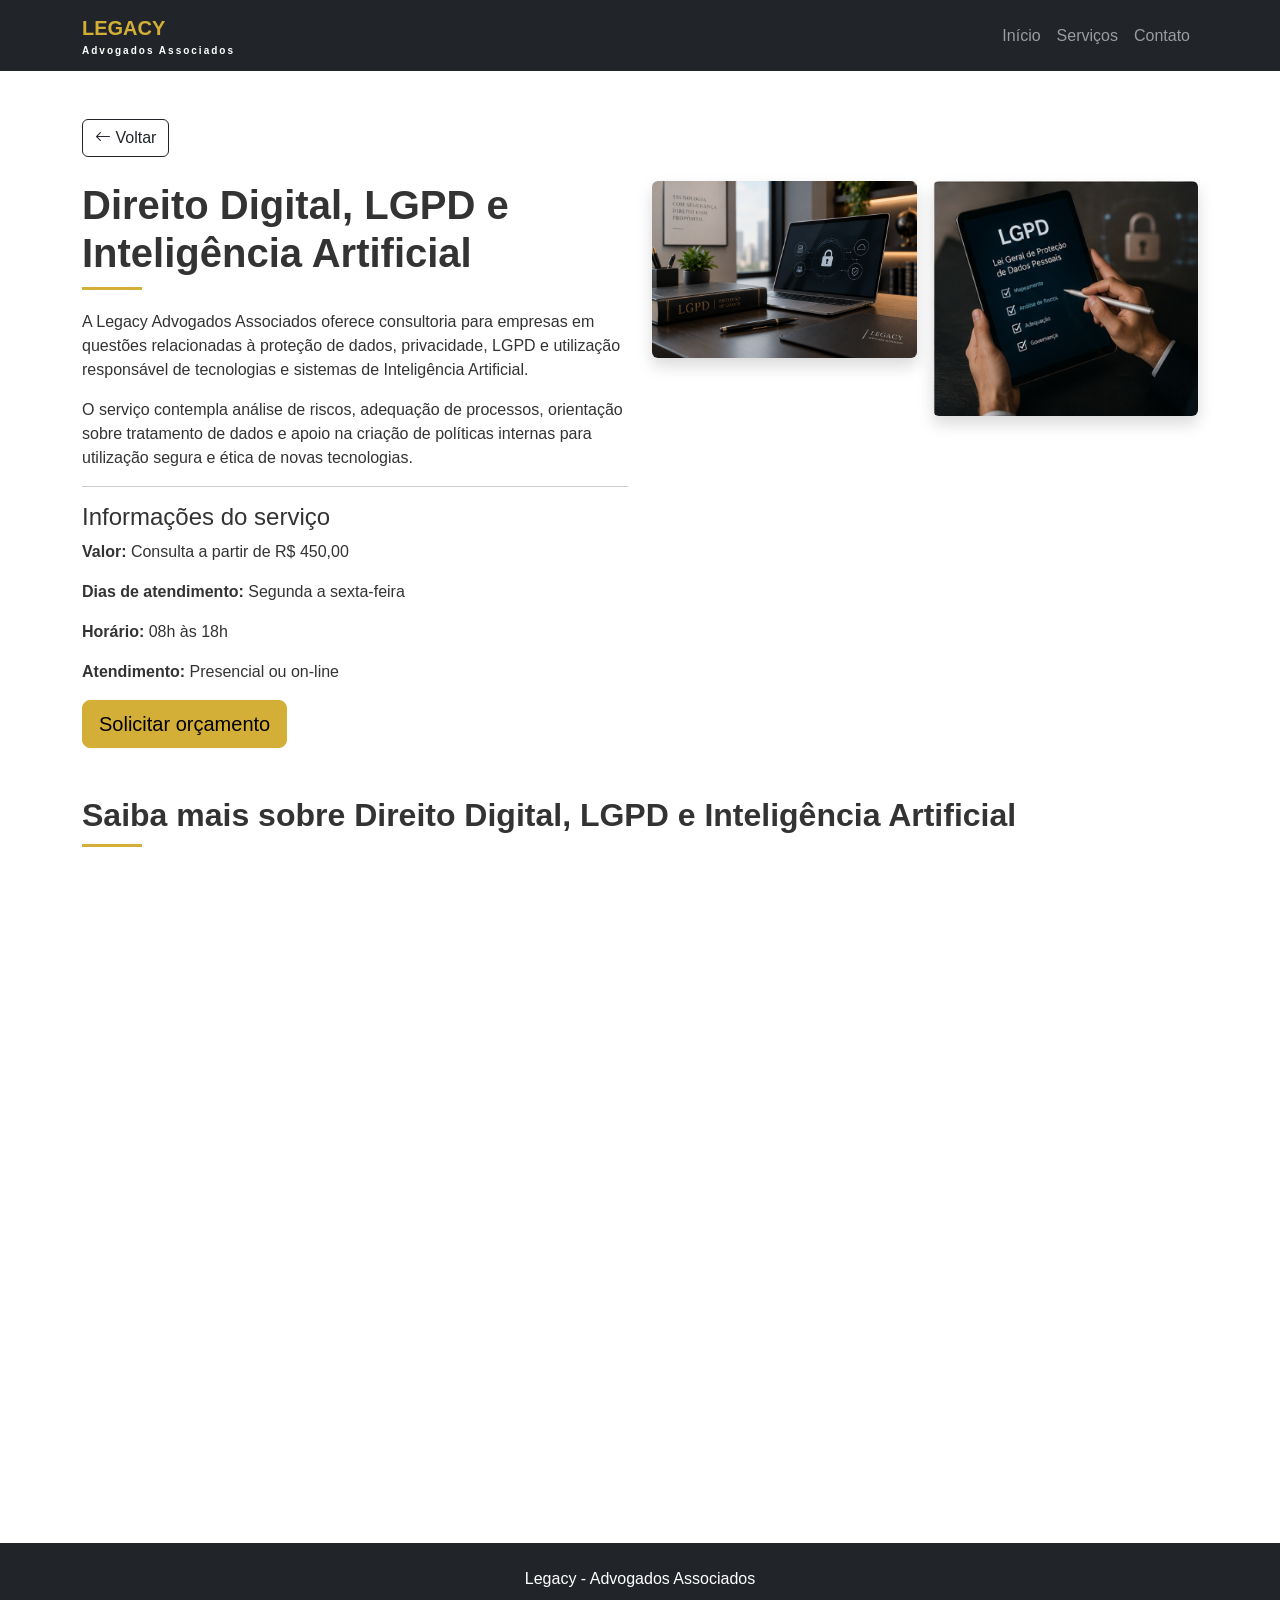
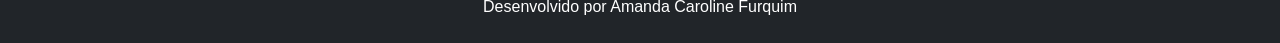
<file: ParteII - Legacy/digital.html>
<!--Em cada página precisamos colocar pelo menos duas fotos, vídeo do YouTube, nome, preço, 
detalhes e um botão de orçamento que abre um Modal Bootstrap com Nome, E-mail, Telefone, Endereço, 
Cidade, UF, Data desejada e Observações.-->
<!--Em cada página precisamos colocar pelo menos duas fotos, vídeo do YouTube, nome, preço, 
detalhes e um botão de orçamento que abre um Modal Bootstrap com Nome, E-mail, Telefone, Endereço, 
Cidade, UF, Data desejada e Observações.
-->

<!DOCTYPE html>
<html lang="pt-br">

<head>
    <meta charset="UTF-8">
    <meta name="viewport" content="width=device-width, initial-scale=1.0">

    <title>Direito Empresarial e Consultoria Jurídica | Legacy Advogados</title>

    <link href="https://cdn.jsdelivr.net/npm/bootstrap@5.3.8/dist/css/bootstrap.min.css" rel="stylesheet">

    <link rel="stylesheet"
        href="https://cdn.jsdelivr.net/npm/bootstrap-icons@1.13.1/font/bootstrap-icons.min.css">

    <link rel="stylesheet" href="css/style.css">
</head>

<body>

    <!-- MENU -->
    <nav class="navbar navbar-expand-lg navbar-dark bg-dark">
        <div class="container">

            <a class="navbar-brand fw-bold" href="index.html">
                LEGACY
                <small class="d-block">Advogados Associados</small>
            </a>

            <button class="navbar-toggler" type="button"
                data-bs-toggle="collapse"
                data-bs-target="#menu">

                <span class="navbar-toggler-icon"></span>
            </button>

            <div class="collapse navbar-collapse" id="menu">

                <ul class="navbar-nav ms-auto">

                    <li class="nav-item">
                        <a class="nav-link" href="index.html">
                            Início
                        </a>
                    </li>

                    <li class="nav-item">
                        <a class="nav-link" href="index.html#servicos">
                            Serviços
                        </a>
                    </li>

                    <li class="nav-item">
                        <a class="nav-link" href="index.html#contato">
                            Contato
                        </a>
                    </li>

                </ul>

            </div>
        </div>
    </nav>


    <!-- SERVIÇO -->
    <main class="py-5">

        <div class="container">

            <a href="index.html#servicos"
                class="btn btn-outline-dark mb-4">

                <i class="bi bi-arrow-left"></i>
                Voltar
            </a>


            <div class="row">

                <!-- INFORMAÇÕES -->
                <div class="col-lg-6">

                    <h1 class="titulo-secao">
                        Direito Digital, LGPD e Inteligência Artificial
                    </h1>

                    <p>
                        A Legacy Advogados Associados oferece consultoria para
                        empresas em questões relacionadas à proteção de dados,
                        privacidade, LGPD e utilização responsável de tecnologias
                        e sistemas de Inteligência Artificial.
                    </p>

                    <p>
                       O serviço contempla análise de riscos, adequação de processos,
                        orientação sobre tratamento de dados e apoio na criação de
                        políticas internas para utilização segura e ética de novas
    tecnologias.
                    </p>

                    <hr>

                    <h4>Informações do serviço</h4>

                    <p>
                        <strong>Valor:</strong>
                        Consulta a partir de R$ 450,00
                    </p>

                    <p>
                        <strong>Dias de atendimento:</strong>
                        Segunda a sexta-feira
                    </p>

                    <p>
                        <strong>Horário:</strong>
                        08h às 18h
                    </p>

                    <p>
                        <strong>Atendimento:</strong>
                        Presencial ou on-line
                    </p>


                    <!-- BOTÃO MODAL -->
                    <button
                        class="btn btn-warning btn-lg"
                        data-bs-toggle="modal"
                        data-bs-target="#modalOrcamento">

                        Solicitar orçamento
                    </button>

                </div>


                <!-- FOTOS -->
                <div class="col-lg-6 mt-4 mt-lg-0">

                    <div class="row g-3">

                        <div class="col-md-6">

                            <img
                                src="img/digital1.png"
                                class="img-fluid rounded shadow"
                                alt="Consultoria em LGPD">

                        </div>

                        <div class="col-md-6">

                            <img
                                src="img/digital2.png"
                                class="img-fluid rounded shadow"
                                alt="Direito Digital">

                        </div>

                    </div>

                </div>

            </div>


            <!-- VÍDEO -->
            <section class="mt-5">

                <h2 class="titulo-secao">
                    Saiba mais sobre Direito Digital, LGPD e Inteligência Artificial
                </h2>

                <div class="ratio ratio-16x9">

                    <iframe
                        src="https://www.youtube.com/embed/KTRXdvxybhA"
                        title="Vídeo sobre Direito Digital"
                        allowfullscreen>
                    </iframe>

                </div>

            </section>

        </div>

    </main>


    <!-- MODAL ORÇAMENTO -->
    <div class="modal fade"
        id="modalOrcamento"
        tabindex="-1">

        <div class="modal-dialog modal-lg">

            <div class="modal-content">

                <div class="modal-header">

                    <h5 class="modal-title">
                        Solicitar orçamento - Direito Digital, LGPD e Inteligência Artificial
                    </h5>

                    <button
                        type="button"
                        class="btn-close"
                        data-bs-dismiss="modal">
                    </button>

                </div>


                <div class="modal-body">

                    <form>

                        <div class="row">

                            <div class="col-md-6 mb-3">
                                <label class="form-label">Nome</label>
                                <input type="text"
                                    class="form-control">
                            </div>

                            <div class="col-md-6 mb-3">
                                <label class="form-label">E-mail</label>
                                <input type="email"
                                    class="form-control">
                            </div>

                            <div class="col-md-6 mb-3">
                                <label class="form-label">Telefone</label>
                                <input type="tel"
                                    class="form-control">
                            </div>

                            <div class="col-md-6 mb-3">
                                <label class="form-label">Endereço</label>
                                <input type="text"
                                    class="form-control">
                            </div>

                            <div class="col-md-6 mb-3">
                                <label class="form-label">Cidade</label>
                                <input type="text"
                                    class="form-control">
                            </div>

                            <div class="col-md-6 mb-3">

                                <label class="form-label">UF</label>

                                <select class="form-select">
                                    <option>SC</option>
                                    <option>PR</option>
                                    <option>RS</option>
                                    <option>SP</option>
                                    <option>Outro</option>
                                </select>

                            </div>

                            <div class="col-12 mb-3">

                                <label class="form-label">
                                    Data desejada
                                </label>

                                <input type="date"
                                    class="form-control">

                            </div>

                            <div class="col-12 mb-3">

                                <label class="form-label">
                                    Observações
                                </label>

                                <textarea
                                    class="form-control"
                                    rows="4">
                                </textarea>

                            </div>

                        </div>

                    </form>

                </div>


                <div class="modal-footer">

                    <button
                        type="button"
                        class="btn btn-secondary"
                        data-bs-dismiss="modal">

                        Fechar
                    </button>

                    <button
                        type="button"
                        class="btn btn-dark">

                        Enviar solicitação
                    </button>

                </div>

            </div>

        </div>

    </div>


    <!-- FOOTER -->
    <footer class="bg-dark text-white text-center py-4">

        <p class="mb-1">
            Legacy - Advogados Associados
        </p>

        <p class="mb-0">
            Desenvolvido por Amanda Caroline Furquim
        </p>

    </footer>


    <script
        src="https://cdn.jsdelivr.net/npm/bootstrap@5.3.8/dist/js/bootstrap.bundle.min.js">
    </script>

</body>

</html>
</file>
<file: css/style.css>
@import url('https://fonts.googleapis.com/css2?family=DM+Sans:wght@400;500;600&family=Playfair+Display:ital,wght@0,600;1,600&display=swap');

:root {
    --legacy-black: #0d0d0d;
    --legacy-dark: #181918;
    --legacy-gold: #b79a5b;
    --legacy-light: #f4f1eb;
    --legacy-white: #fff;
    --legacy-text: #30312f
}

html {
    scroll-behavior: smooth
}

body {
    font-family: 'DM Sans', sans-serif;
    color: var(--legacy-text)
}

h1,
h2,
h3 {
    font-family: 'Playfair Display', serif
}

.legacy-nav {
    background: rgba(13, 13, 13, .96);
    border-bottom: 1px solid rgba(183, 154, 91, .2);
    padding: .7rem 0
}

.navbar-brand {
    display: flex;
    align-items: center;
    gap: .7rem;
    color: white
}

.navbar-brand img {
    width: 42px;
    height: 42px;
    object-fit: contain
}

.navbar-brand span {
    font-family: 'Playfair Display', serif;
    letter-spacing: .12em
}

.navbar-brand small {
    display: block;
    font: 500 .55rem 'DM Sans';
    letter-spacing: .15em;
    color: var(--legacy-gold)
}

.nav-link {
    color: rgba(255, 255, 255, .78);
    font-size: .9rem
}

.nav-link:hover {
    color: var(--legacy-gold)
}

.btn {
    border-radius: 0;
    padding: .75rem 1.2rem;
    font-weight: 600
}

.btn-gold {
    background: var(--legacy-gold);
    border-color: var(--legacy-gold);
    color: var(--legacy-black)
}

.btn-gold:hover {
    background: #c9ad70;
    border-color: #c9ad70
}

.hero-slide {
    min-height: 720px;
    display: flex;
    align-items: center;
    background-size: cover;
    background-position: center;
    position: relative
}

.hero-slide:before {
    content: "";
    position: absolute;
    inset: 0;
    background: linear-gradient(90deg, rgba(0, 0, 0, .9), rgba(0, 0, 0, .35))
}

.hero-one {
    background-image: url('../img/fundadores.png')
}

.hero-two {
    background-image: url('../img/criminal2.png')
}

.hero-three {
    background-image: url('../img/digital2.png')
}

.hero-content {
    position: relative;
    color: white;
    max-width: 860px
}

.eyebrow {
    text-transform: uppercase;
    letter-spacing: .2em;
    font-size: .75rem;
    font-weight: 600
}

.hero-content h1,
.hero-content h2 {
    font-size: clamp(2.6rem, 6vw, 5.2rem);
    line-height: 1.06;
    margin: 1rem 0
}

.hero-content em,
.section-title em {
    color: var(--legacy-gold)
}

.hero-content>p:not(.eyebrow) {
    font-size: 1.15rem;
    max-width: 620px;
    margin-bottom: 2rem
}

.section-space {
    padding: 7rem 0
}

.bg-soft {
    background: var(--legacy-light)
}

.text-gold {
    color: #8c713a
}

.section-title {
    font-size: clamp(2.2rem, 4vw, 3.6rem);
    line-height: 1.15;
    color: var(--legacy-black)
}

.section-heading {
    max-width: 720px;
    margin-bottom: 3rem
}

.lead-copy {
    font-size: 1.15rem;
    line-height: 1.8
}

.image-frame {
    position: relative;
    padding: 0 1.5rem 1.5rem 0
}

.image-frame:after {
    content: "";
    position: absolute;
    right: 0;
    bottom: 0;
    width: 65%;
    height: 65%;
    border: 1px solid var(--legacy-gold);
    z-index: -1
}

.image-frame img {
    width: 100%;
    height: 540px;
    object-fit: cover
}

.principles {
    border-left: 2px solid var(--legacy-gold);
    padding-left: 1.25rem;
    margin-top: 1.5rem
}

.numbers {
    background: var(--legacy-dark);
    color: white;
    padding: 3rem 0
}

.numbers i {
    display: block;
    color: var(--legacy-gold);
    font-size: 1.6rem
}

.numbers strong,
.numbers span {
    display: block
}

.numbers strong {
    font-family: 'Playfair Display';
    font-size: 1.25rem
}

.numbers span {
    color: #aaa;
    font-size: .85rem
}

.service-card {
    background: white;
    box-shadow: 0 14px 40px rgba(0, 0, 0, .06);
    overflow: hidden;
    transition: .25s
}

.service-card:hover {
    transform: translateY(-6px)
}

.service-card>img {
    width: 100%;
    height: 240px;
    object-fit: cover
}

.card-content {
    padding: 2rem
}

.card-content>i {
    color: var(--legacy-gold);
    font-size: 1.8rem
}

.card-content h3 {
    margin: .8rem 0;
    font-size: 1.7rem
}

.price {
    border-top: 1px solid #ddd;
    padding-top: 1rem
}

.cta-band {
    background: linear-gradient(rgba(13, 13, 13, .88), rgba(13, 13, 13, .88)), url('../img/empresarial.png') center/cover;
    color: white;
    padding: 6rem 0
}

.cta-band h2 {
    font-size: clamp(2rem, 4vw, 3.4rem)
}

.professional {
    position: relative;
    overflow: hidden;
    background: #000;
    min-height: 480px
}

.professional img {
    width: 100%;
    height: 480px;
    object-fit: cover;
    opacity: .84;
    transition: .3s
}

.professional:hover img {
    transform: scale(1.025);
    opacity: .72
}

.professional div {
    position: absolute;
    inset: auto 0 0;
    padding: 3rem 1.5rem 1.5rem;
    background: linear-gradient(transparent, #000);
    color: white
}

.professional h3,
.professional p {
    margin: 0
}

.professional p {
    color: #d7c69f
}

.depoimentos {
    background: white;
    padding: 2rem;
    margin: 0;
    border-top: 2px solid var(--legacy-gold);
    box-shadow: 0 8px 30px rgba(0, 0, 0, .045)
}

.depoimentos img {
    width: 72px;
    height: 72px;
    object-fit: cover;
    border-radius: 50%;
    margin-bottom: 1.25rem
}

.depoimentos p {
    font: 1.15rem/1.7 'DM Sans', sans-serif;
}

.depoimentos footer {
    color: #8c713a;
    font-weight: 600
}

.contact-section {
    background: var(--legacy-black);
    color: #bbb
}

.contact-list {
    list-style: none;
    padding: 0;
    margin: 2rem 0
}

.contact-list li {
    display: flex;
    gap: 1rem;
    margin: 1rem 0
}

.contact-list i {
    color: var(--legacy-gold)
}

.contact-list a,
.site-footer a {
    color: inherit;
    text-decoration: none
}

.btn-whatsapp {
    background: #1f8f52;
    color: white
}

.contact-form {
    background: white;
    color: var(--legacy-text);
    padding: clamp(1.5rem, 5vw, 3rem)
}

.form-control,
.form-select {
    border-radius: 0;
    padding: .8rem
}

.form-control:focus,
.form-select:focus {
    border-color: var(--legacy-gold);
    box-shadow: 0 0 0 .2rem rgba(183, 154, 91, .18)
}

.form-message {
    margin-top: 1rem;
    color: #356c45
}

.location-copy {
    background: var(--legacy-light);
    padding: 5rem
}

.location iframe {
    width: 100%;
    height: 430px;
    border: 0;
    display: block
}

.site-footer {
    background: #090909;
    color: #aaa;
    padding: 4rem 0;
    border-top: 1px solid #282828
}

.site-footer h2 {
    color: var(--legacy-gold);
    letter-spacing: .15em
}

.internal-hero {
    padding: 10rem 0 5rem;
    background: linear-gradient(90deg, rgba(0, 0, 0, .9), rgba(0, 0, 0, .45)), var(--hero-image) center/cover;
    color: white
}

.internal-hero h1 {
    font-size: clamp(2.5rem, 5vw, 4.5rem)
}

.service {
    padding: 6rem 0
}

.service img {
    width: 100%;
    height: 330px;
    object-fit: cover
}

.info-box {
    background: var(--legacy-light);
    padding: 2rem;
    border-left: 3px solid var(--legacy-gold)
}

.video-box iframe {
    border: 0
}

.modal-content {
    border-radius: 0
}

.modal-header {
    background: var(--legacy-dark);
    color: white
}

.btn-close {
    filter: invert(1)
}

@media(max-width:992px) {
    .navbar-collapse {
        padding: 1rem 0
    }

    .hero-slide {
        min-height: 650px
    }

    .image-frame img {
        height: 420px
    }

    .section-space {
        padding: 5rem 0
    }

    .location-copy {
        padding: 3rem 1.5rem
    }
}

@media(max-width:576px) {
    .hero-content {
        text-align: center
    }

    .hero-slide:before {
        background: rgba(0, 0, 0, .74)
    }

    .professional,
    .professional img {
        height: 420px;
        min-height: 420px
    }

    .service-gallery img {
        height: 240px
    }
}
</file>
<file: ParteII - Legacy/css/style.css>
body {
    font-family: Arial, sans-serif;
    color: #333;
}

.navbar-brand {
    color: #d4af37 !important;
}

.navbar-brand small {
    font-size: 10px;
    letter-spacing: 2px;
    color: white;
}

.banner {
    min-height: 500px;
    background:
        linear-gradient(rgba(0, 0, 0, 0.75), rgba(0, 0, 0, 0.75)),
        #333;
}

.banner h1,
.banner h2 {
    color: #d4af37;
}

.titulo-secao {
    font-weight: bold;
    margin-bottom: 20px;
}

.titulo-secao::after {
    content: "";
    display: block;
    width: 60px;
    height: 3px;
    background: #d4af37;
    margin-top: 10px;
}

.text-center .titulo-secao::after {
    margin-left: auto;
    margin-right: auto;
}

.icone-servico {
    font-size: 40px;
    color: #b8962e;
}

.card {
    border: none;
}

.card:hover {
    transform: translateY(-3px);
    transition: 0.3s;
}

.btn-warning {
    background-color: #d4af37;
    border-color: #d4af37;
}

iframe {
    border-radius: 8px;
}

@media (max-width: 768px) {
    .banner {
        min-height: 400px;
        text-align: center;
    }
}
/* Fotos dos depoimentos */
.foto-cliente {
    width: 90px;
    height: 90px;
    object-fit: cover;
    border-radius: 50%;
    border: 3px solid #d4af37;
}
</file>
